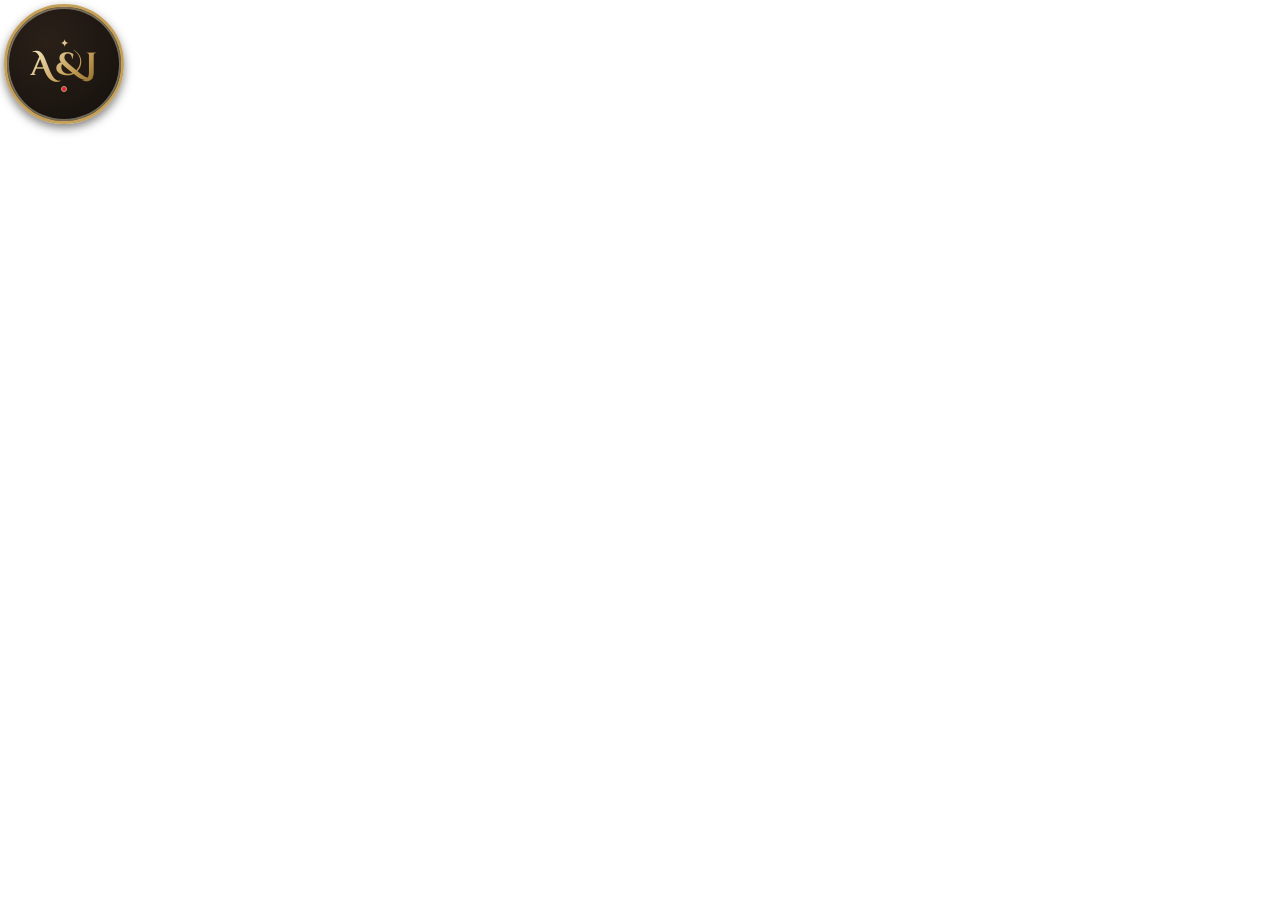
<file: public/favicon-render.html>
<!doctype html>
<html lang="en">
  <head>
    <meta charset="UTF-8" />
    <link rel="preconnect" href="https://fonts.googleapis.com" />
    <link rel="preconnect" href="https://fonts.gstatic.com" crossorigin />
    <link href="https://fonts.googleapis.com/css2?family=Cinzel+Decorative:wght@700&display=swap" rel="stylesheet" />
    <style>
      * { margin: 0; padding: 0; box-sizing: border-box; }
      body {
        width: 128px;
        height: 128px;
        overflow: hidden;
        background: transparent;
        display: flex;
        align-items: center;
        justify-content: center;
      }
      .circle {
        width: 120px;
        height: 120px;
        border-radius: 50%;
        background: radial-gradient(circle at 35% 30%, #2A2018 0%, #14100D 100%);
        border: 3px solid #C5A059;
        box-shadow: 0 4px 10px rgba(0,0,0,0.5), inset 0 0 0 2px rgba(244, 232, 193, 0.4);
        display: flex;
        flex-direction: column;
        align-items: center;
        justify-content: center;
        position: relative;
      }
      .crown {
        font-size: 11px;
        color: #E2C792;
        margin-bottom: -2px;
      }
      .monogram {
        font-family: 'Cinzel Decorative', serif;
        font-size: 32px;
        font-weight: 700;
        letter-spacing: 2px;
        color: #F4E8C1;
        background: linear-gradient(135deg, #F4E8C1 0%, #C5A059 60%, #8C6A28 100%);
        -webkit-background-clip: text;
        -webkit-text-fill-color: transparent;
        line-height: 1;
        margin-top: 2px;
      }
      .dot {
        width: 6px;
        height: 6px;
        border-radius: 50%;
        background: #E11D48;
        border: 1px solid #C5A059;
        margin-top: 4px;
      }
    </style>
  </head>
  <body>
    <div class="circle">
      <div class="crown">✦</div>
      <div class="monogram">A&J</div>
      <div class="dot"></div>
    </div>
  </body>
</html>
</file>
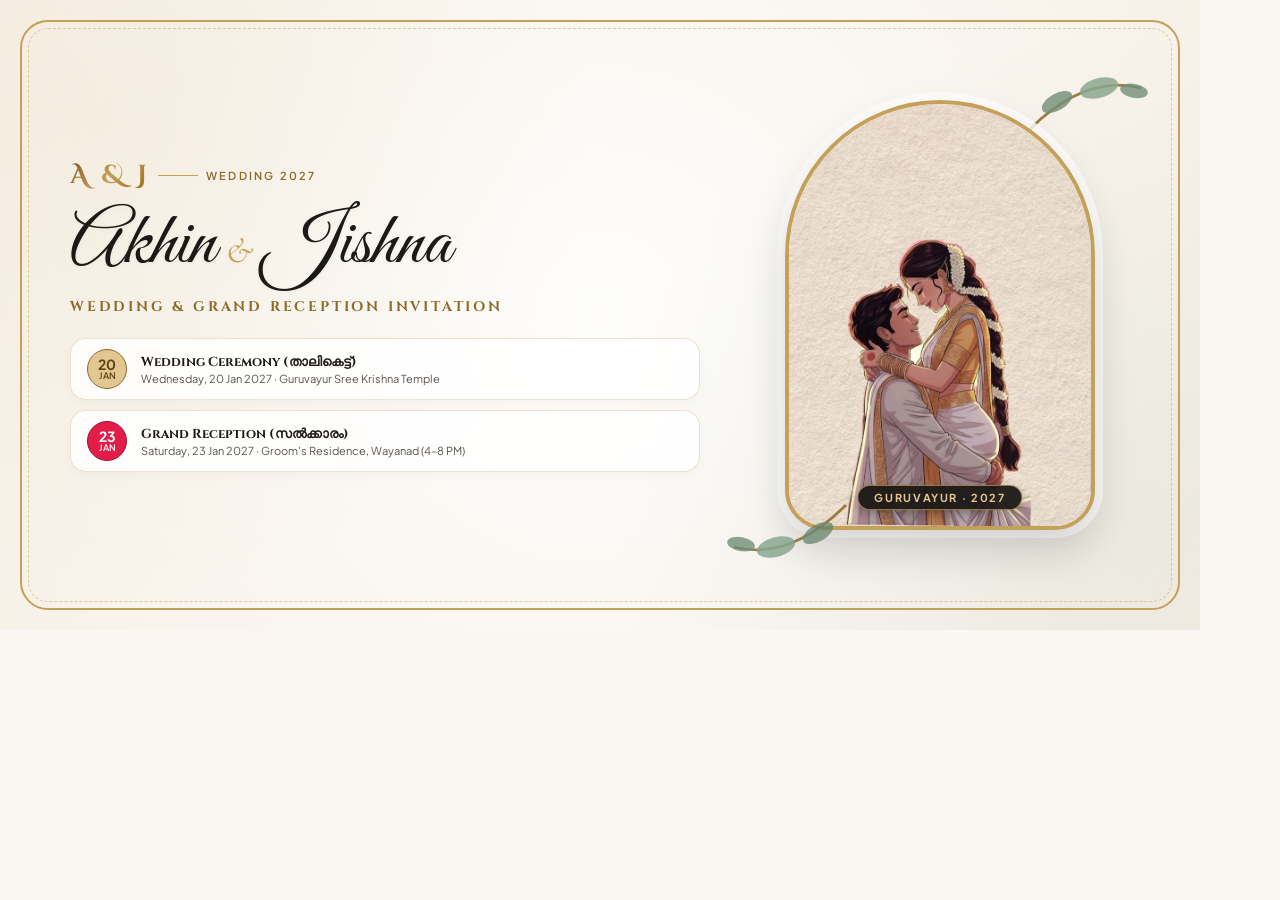
<file: public/og-cover.html>
<!doctype html>
<html lang="en">
  <head>
    <meta charset="UTF-8" />
    <title>OG Cover Preview</title>
    <link rel="preconnect" href="https://fonts.googleapis.com" />
    <link rel="preconnect" href="https://fonts.gstatic.com" crossorigin />
    <link href="https://fonts.googleapis.com/css2?family=Cinzel+Decorative:wght@700&family=Cinzel:wght@600;700;800&family=Cormorant+Garamond:ital,wght@0,600;1,400;1,600&family=Great+Vibes&family=Pinyon+Script&family=Plus+Jakarta+Sans:wght@500;600;700&display=swap" rel="stylesheet" />
    <style>
      * {
        margin: 0;
        padding: 0;
        box-sizing: border-box;
      }
      body {
        width: 1200px;
        height: 630px;
        overflow: hidden;
        background-color: #FAF7F2;
        font-family: 'Plus Jakarta Sans', sans-serif;
        color: #2C241B;
        position: relative;
        display: flex;
        align-items: center;
        justify-content: center;
      }
      .bg-texture {
        position: absolute;
        inset: 0;
        background-image: radial-gradient(circle at 10% 20%, rgba(197, 160, 89, 0.08) 0%, transparent 40%),
                          radial-gradient(circle at 90% 80%, rgba(74, 107, 83, 0.08) 0%, transparent 40%),
                          radial-gradient(circle at 50% 50%, rgba(255, 255, 255, 0.8) 0%, rgba(245, 237, 225, 0.6) 100%);
      }
      .card-border {
        position: absolute;
        inset: 20px;
        border: 2px solid #C5A059;
        border-radius: 28px;
        pointer-events: none;
      }
      .card-inner-border {
        position: absolute;
        inset: 28px;
        border: 1px dashed rgba(197, 160, 89, 0.5);
        border-radius: 20px;
        pointer-events: none;
      }
      .container {
        position: relative;
        z-index: 10;
        width: 100%;
        height: 100%;
        padding: 50px 70px;
        display: flex;
        align-items: center;
        justify-content: space-between;
      }
      .left-col {
        flex: 1;
        max-width: 630px;
        display: flex;
        flex-direction: column;
        justify-content: center;
      }
      .invocation {
        font-size: 13px;
        font-weight: 700;
        letter-spacing: 0.25em;
        text-transform: uppercase;
        color: #8C6A28;
        margin-bottom: 8px;
      }
      .monogram-badge {
        display: inline-flex;
        align-items: center;
        gap: 8px;
        margin-bottom: 12px;
      }
      .monogram {
        font-family: 'Cinzel Decorative', serif;
        font-size: 26px;
        font-weight: 700;
        letter-spacing: 3px;
        color: #996515;
        background: linear-gradient(135deg, #7A5A1F 0%, #C5A059 50%, #996515 100%);
        -webkit-background-clip: text;
        -webkit-text-fill-color: transparent;
      }
      .monogram-divider {
        width: 40px;
        height: 1.5px;
        background: #C5A059;
      }
      .couple-names {
        font-family: 'Great Vibes', cursive;
        font-size: 76px;
        line-height: 1.05;
        color: #1C1917;
        margin-bottom: 12px;
        text-shadow: 0 2px 4px rgba(0,0,0,0.04);
      }
      .couple-names span {
        font-family: 'Cormorant Garamond', Georgia, serif;
        font-style: italic;
        font-size: 36px;
        color: #C5A059;
        margin: 0 10px;
      }
      .subtitle {
        font-family: 'Cinzel', serif;
        font-size: 14px;
        font-weight: 700;
        letter-spacing: 0.2em;
        text-transform: uppercase;
        color: #8C6A28;
        margin-bottom: 22px;
      }
      .event-badges {
        display: flex;
        flex-direction: column;
        gap: 10px;
      }
      .event-item {
        display: flex;
        align-items: center;
        gap: 14px;
        background: rgba(255, 255, 255, 0.85);
        border: 1px solid rgba(232, 223, 200, 0.9);
        padding: 10px 16px;
        border-radius: 16px;
        box-shadow: 0 4px 12px rgba(0,0,0,0.03);
      }
      .event-circle {
        width: 40px;
        height: 40px;
        border-radius: 50%;
        display: flex;
        flex-direction: column;
        align-items: center;
        justify-content: center;
        font-weight: 700;
        font-size: 14px;
        line-height: 1;
        flex-shrink: 0;
      }
      .event-circle.gold {
        background: #E2C792;
        color: #5E4413;
        border: 1.5px solid #8C6A28;
      }
      .event-circle.rose {
        background: #E11D48;
        color: #FFFFFF;
        border: 1.5px solid #9F1239;
      }
      .event-circle span {
        font-size: 9px;
        font-weight: 600;
        text-transform: uppercase;
      }
      .event-info h4 {
        font-family: 'Cinzel', serif;
        font-size: 13px;
        font-weight: 700;
        color: #1C1917;
      }
      .event-info p {
        font-size: 11px;
        color: #57534E;
        margin-top: 1px;
      }
      .right-col {
        position: relative;
        width: 380px;
        height: 480px;
        display: flex;
        align-items: center;
        justify-content: center;
      }
      .portrait-frame {
        position: relative;
        width: 310px;
        height: 430px;
        border-radius: 155px 155px 40px 40px;
        overflow: hidden;
        border: 4px solid #C5A059;
        box-shadow: 0 20px 40px rgba(0, 0, 0, 0.16), 0 0 0 8px rgba(255, 255, 255, 0.8);
        background: #F5EDE1;
      }
      .portrait-img {
        width: 100%;
        height: 100%;
        object-fit: cover;
        object-position: bottom center;
      }
      .portrait-badge {
        position: absolute;
        bottom: 16px;
        left: 50%;
        transform: translateX(-50%);
        background: rgba(28, 25, 23, 0.95);
        color: #E2C792;
        border: 1px solid rgba(197, 160, 89, 0.7);
        padding: 5px 16px;
        border-radius: 30px;
        font-size: 11px;
        font-weight: 700;
        letter-spacing: 0.15em;
        text-transform: uppercase;
        white-space: nowrap;
        box-shadow: 0 4px 10px rgba(0,0,0,0.3);
      }
      .botanical-top {
        position: absolute;
        top: -15px;
        right: -25px;
        width: 140px;
        opacity: 0.85;
      }
      .botanical-bottom {
        position: absolute;
        bottom: -20px;
        left: -30px;
        width: 140px;
        opacity: 0.85;
        transform: rotate(180deg);
      }
    </style>
  </head>
  <body>
    <div class="bg-texture"></div>
    <div class="card-border"></div>
    <div class="card-inner-border"></div>

    <div class="container">
      <!-- Left Details Column -->
      <div class="left-col">
        <div class="monogram-badge">
          <span class="monogram">A & J</span>
          <div class="monogram-divider"></div>
          <span style="font-size: 11px; font-weight: 600; color: #8C6A28; letter-spacing: 0.2em; text-transform: uppercase;">Wedding 2027</span>
        </div>

        <div class="couple-names">
          Akhin<span>&</span>Jishna
        </div>

        <div class="subtitle">Wedding & Grand Reception Invitation</div>

        <div class="event-badges">
          <div class="event-item">
            <div class="event-circle gold">
              20
              <span>Jan</span>
            </div>
            <div class="event-info">
              <h4>Wedding Ceremony (താലികെട്ട്)</h4>
              <p>Wednesday, 20 Jan 2027 · Guruvayur Sree Krishna Temple</p>
            </div>
          </div>

          <div class="event-item">
            <div class="event-circle rose">
              23
              <span>Jan</span>
            </div>
            <div class="event-info">
              <h4>Grand Reception (സൽക്കാരം)</h4>
              <p>Saturday, 23 Jan 2027 · Groom's Residence, Wayanad (4–8 PM)</p>
            </div>
          </div>
        </div>
      </div>

      <!-- Right Portrait Column -->
      <div class="right-col">
        <!-- SVG Botanical leaf top -->
        <svg class="botanical-top" viewBox="0 0 100 60" fill="none" xmlns="http://www.w3.org/2000/svg">
          <path d="M10 50 Q 50 10, 90 20" stroke="#8C6A28" stroke-width="2" fill="none"/>
          <ellipse cx="30" cy="30" rx="12" ry="6" transform="rotate(-30 30 30)" fill="#5A7D64" opacity="0.8"/>
          <ellipse cx="60" cy="20" rx="14" ry="7" transform="rotate(-15 60 20)" fill="#789A80" opacity="0.85"/>
          <ellipse cx="85" cy="22" rx="10" ry="5" transform="rotate(10 85 22)" fill="#5A7D64" opacity="0.8"/>
        </svg>

        <div class="portrait-frame">
          <img class="portrait-img" src="./assets/aistudio/IMG_4027_7c393d31.jpeg" alt="Akhin & Jishna" />
          <div class="portrait-badge">Guruvayur · 2027</div>
        </div>

        <!-- SVG Botanical leaf bottom -->
        <svg class="botanical-bottom" viewBox="0 0 100 60" fill="none" xmlns="http://www.w3.org/2000/svg">
          <path d="M10 50 Q 50 10, 90 20" stroke="#8C6A28" stroke-width="2" fill="none"/>
          <ellipse cx="30" cy="30" rx="12" ry="6" transform="rotate(-30 30 30)" fill="#5A7D64" opacity="0.8"/>
          <ellipse cx="60" cy="20" rx="14" ry="7" transform="rotate(-15 60 20)" fill="#789A80" opacity="0.85"/>
          <ellipse cx="85" cy="22" rx="10" ry="5" transform="rotate(10 85 22)" fill="#5A7D64" opacity="0.8"/>
        </svg>
      </div>
    </div>
  </body>
</html>
</file>
